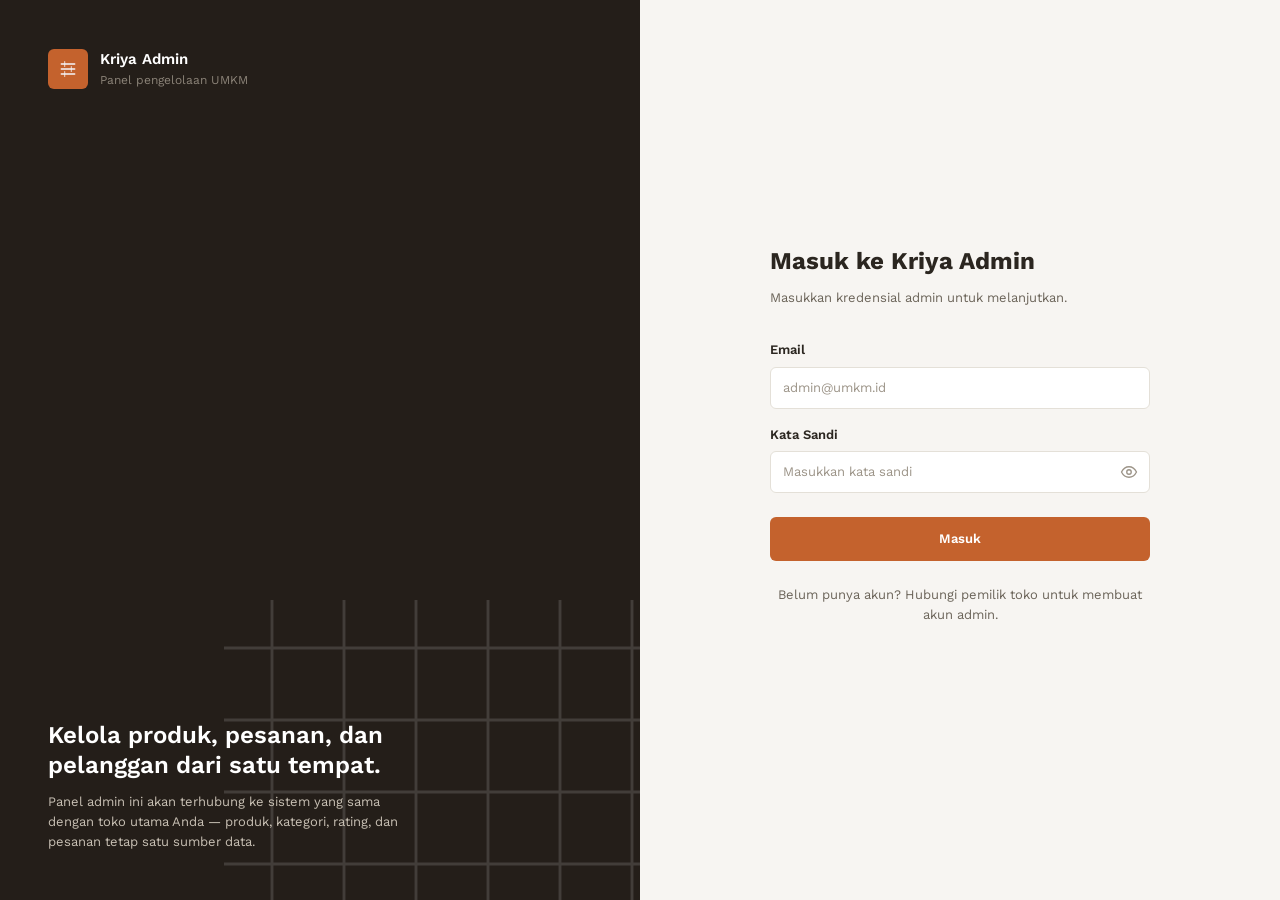
<file: index.html>
<!DOCTYPE html>
<html lang="id">
<head>
  <meta charset="UTF-8" />
  <meta name="viewport" content="width=device-width, initial-scale=1.0" />
  <title>Masuk — Kriya Admin</title>
  <link rel="preconnect" href="https://fonts.googleapis.com" />
  <link href="https://fonts.googleapis.com/css2?family=Work+Sans:wght@400;500;600;700&display=swap" rel="stylesheet" />
  <link rel="stylesheet" href="css/main.css" />
  <link rel="stylesheet" href="css/components.css" />
  <style>
    body.login-body {
      min-height: 100vh;
      display: grid;
      grid-template-columns: 1fr 1fr;
    }

    .login-brand {
      background: var(--color-sidebar-bg);
      color: var(--color-sidebar-text-active);
      display: flex;
      flex-direction: column;
      justify-content: space-between;
      padding: var(--space-7);
      position: relative;
      overflow: hidden;
    }

    .login-brand__top { display: flex; align-items: center; gap: var(--space-3); position: relative; z-index: 1; }

    .login-brand__mark {
      width: 40px; height: 40px;
      border-radius: var(--radius-sm);
      background: var(--color-accent);
      display: flex; align-items: center; justify-content: center;
    }

    .login-brand__name { font-size: var(--fs-md); font-weight: 600; }
    .login-brand__sub { font-size: var(--fs-xs); color: var(--color-sidebar-icon); }

    .login-brand__quote {
      position: relative;
      z-index: 1;
      max-width: 380px;
    }

    .login-brand__quote h2 {
      font-size: var(--fs-xl);
      font-weight: 600;
      line-height: var(--lh-tight);
      margin-bottom: var(--space-3);
    }

    .login-brand__quote p { color: var(--color-sidebar-text); font-size: var(--fs-sm); }

    .login-brand__weave {
      position: absolute;
      inset: auto -10% -20% auto;
      width: 480px;
      height: 480px;
      opacity: 0.14;
      pointer-events: none;
    }

    .login-form-side {
      display: flex;
      align-items: center;
      justify-content: center;
      padding: var(--space-6);
    }

    .login-form-card { width: 100%; max-width: 380px; }

    .login-form-card h1 { font-size: var(--fs-xl); font-weight: 700; margin-bottom: var(--space-2); }
    .login-form-card > p { color: var(--color-text-muted); font-size: var(--fs-sm); margin-bottom: var(--space-6); }

    .login-form-card form { display: flex; flex-direction: column; gap: var(--space-4); }

    .login-note {
      margin-top: var(--space-5);
      font-size: var(--fs-xs);
      color: var(--color-text-faint);
      text-align: center;
    }

    #login-alert { display: none; }

    @media (max-width: 900px) {
      body.login-body { grid-template-columns: 1fr; }
      .login-brand { display: none; }
    }
  </style>
</head>
<body class="login-body">

  <section class="login-brand">
    <div class="login-brand__top">
      <span class="login-brand__mark" aria-hidden="true">
        <svg width="20" height="20" viewBox="0 0 24 24" fill="none" stroke="#F5F6FA" stroke-width="1.8" stroke-linecap="round">
          <path d="M4 6h16M4 12h16M4 18h16"/>
          <path d="M8 3v6M16 9v6M8 15v6" stroke-width="1.4" opacity="0.7"/>
        </svg>
      </span>
      <div>
        <div class="login-brand__name">Kriya Admin</div>
        <div class="login-brand__sub">Panel pengelolaan UMKM</div>
      </div>
    </div>

    <div class="login-brand__quote">
      <h2>Kelola produk, pesanan, dan pelanggan dari satu tempat.</h2>
      <p>Panel admin ini akan terhubung ke sistem yang sama dengan toko utama Anda — produk, kategori, rating, dan pesanan tetap satu sumber data.</p>
    </div>

    <svg class="login-brand__weave" viewBox="0 0 200 200" aria-hidden="true">
      <g stroke="#F5F6FA" stroke-width="1.2" fill="none">
        <path d="M0 20h200M0 50h200M0 80h200M0 110h200M0 140h200M0 170h200"/>
        <path d="M20 0v200M50 0v200M80 0v200M110 0v200M140 0v200M170 0v200"/>
      </g>
    </svg>
  </section>

  <section class="login-form-side">
    <div class="login-form-card">
      <h1>Masuk ke Kriya Admin</h1>
      <p>Masukkan kredensial admin untuk melanjutkan.</p>

      <div id="login-alert" class="alert alert-danger" role="alert">
        <svg viewBox="0 0 24 24" fill="none" stroke="currentColor" stroke-width="2" stroke-linecap="round" stroke-linejoin="round"><circle cx="12" cy="12" r="10"/><path d="M12 8v5M12 16h.01"/></svg>
        <span></span>
      </div>

      <form id="login-form" novalidate>
        <div class="field">
          <label for="email">Email</label>
          <input class="input" type="email" id="email" name="email" placeholder="admin@umkm.id" autocomplete="username" required />
        </div>

        <div class="field">
          <label for="password">Kata Sandi</label>
          <div class="input-with-action">
            <input class="input" type="password" id="password" name="password" placeholder="Masukkan kata sandi" autocomplete="current-password" required />
            <button type="button" class="input-with-action__btn" id="toggle-password" aria-label="Tampilkan kata sandi">
              <svg viewBox="0 0 24 24" fill="none" stroke="currentColor" stroke-width="1.8" stroke-linecap="round" stroke-linejoin="round"><path d="M2 12s3.5-7 10-7 10 7 10 7-3.5 7-10 7-10-7-10-7Z"/><circle cx="12" cy="12" r="3"/></svg>
            </button>
          </div>
        </div>

        <button type="submit" class="btn btn-primary" id="login-submit" style="height:44px; margin-top: var(--space-2);">
          <span class="btn__label">Masuk</span>
          <span class="btn__spinner"></span>
        </button>
      </form>

      <p class="login-note">Belum punya akun? Hubungi pemilik toko untuk membuat akun admin.</p>
    </div>
  </section>

  <script type="module" src="js/auth.js"></script>
</body>
</html>
</file>
<file: css/main.css>
/* ==========================================================================
   KRIYA ADMIN — main.css
   Design tokens (:root) + reset + shared layout shell (sidebar, topbar,
   content area, toast, skeleton). Reusable UI components (buttons, badges,
   cards, forms, tables, modals) live in components.css instead.
   ========================================================================== */

/* ---------------------------------------------------------------------
   Design tokens
   --------------------------------------------------------------------- */
:root {
  --font-base: "Work Sans", system-ui, -apple-system, "Segoe UI", sans-serif;

  /* Surfaces & text */
  --color-bg: #F7F5F2;
  --color-surface: #FFFFFF;
  --color-surface-alt: #F2EFEA;
  --color-border: #E4E0D8;
  --color-text: #2B2620;
  --color-text-muted: #6B6459;
  --color-text-faint: #9C9488;

  /* Brand / accent */
  --color-accent: #C4622D;
  --color-accent-hover: #A94F21;
  --color-accent-soft: #F3D9C7;
  --color-gold: #C9971F;

  /* Status */
  --color-success: #2E8B57;
  --color-warning: #D68910;
  --color-danger: #C0392B;

  /* Sidebar (always dark, independent of page theme) */
  --color-sidebar-bg: #241E19;
  --color-sidebar-hover: #33291F;
  --color-sidebar-text: #C8C0B4;
  --color-sidebar-text-active: #FFFFFF;
  --color-sidebar-icon: #8B8378;

  /* Spacing scale */
  --space-1: 4px;
  --space-2: 8px;
  --space-3: 12px;
  --space-4: 16px;
  --space-5: 24px;
  --space-6: 32px;
  --space-7: 48px;

  /* Font sizes */
  --fs-xs: 12px;
  --fs-sm: 13px;
  --fs-base: 14px;
  --fs-md: 15px;
  --fs-lg: 19px;
  --fs-xl: 24px;
  --fs-2xl: 32px;

  --lh-tight: 1.25;
  --lh-normal: 1.55;

  /* Radius & shadow */
  --radius-sm: 6px;
  --radius-md: 10px;
  --radius-lg: 16px;
  --shadow-sm: 0 1px 2px rgba(30, 24, 18, 0.06);
  --shadow-md: 0 8px 24px rgba(30, 24, 18, 0.12);

  /* Layout */
  --sidebar-width: 240px;
  --sidebar-width-collapsed: 76px;
  --topbar-height: 64px;

  /* Motion */
  --transition: 160ms ease;
  --transition-slow: 260ms ease;
}

/* ---------------------------------------------------------------------
   Reset
   --------------------------------------------------------------------- */
*, *::before, *::after { box-sizing: border-box; }
html, body { height: 100%; }
body {
  margin: 0;
  font-family: var(--font-base);
  font-size: var(--fs-base);
  line-height: var(--lh-normal);
  color: var(--color-text);
  background: var(--color-bg);
  -webkit-font-smoothing: antialiased;
}

h1, h2, h3, p, ul, figure { margin: 0; }
ul { padding: 0; list-style: none; }
a { color: inherit; }
button { font-family: inherit; }
img { max-width: 100%; display: block; }
svg { display: block; }

/* ---------------------------------------------------------------------
   App shell
   --------------------------------------------------------------------- */
.app-shell {
  display: grid;
  grid-template-columns: var(--sidebar-width) 1fr;
  min-height: 100vh;
}

body.sidebar-collapsed .app-shell { grid-template-columns: var(--sidebar-width-collapsed) 1fr; }

.sidebar-overlay { display: none; }
body.sidebar-open .sidebar-overlay {
  display: block;
  position: fixed;
  inset: 0;
  background: rgba(20, 16, 12, 0.45);
  z-index: 40;
}

/* ---------------------------------------------------------------------
   Sidebar
   --------------------------------------------------------------------- */
.sidebar {
  background: var(--color-sidebar-bg);
  color: var(--color-sidebar-text);
  display: flex;
  flex-direction: column;
  padding: var(--space-4) var(--space-3);
  position: sticky;
  top: 0;
  height: 100vh;
  overflow-y: auto;
}

.sidebar__brand {
  display: flex;
  align-items: center;
  gap: var(--space-3);
  padding: var(--space-2);
  margin-bottom: var(--space-5);
}

.sidebar__mark {
  width: 34px;
  height: 34px;
  border-radius: var(--radius-sm);
  background: var(--color-accent);
  display: flex;
  align-items: center;
  justify-content: center;
  flex: 0 0 auto;
}

.sidebar__brand-text { display: flex; flex-direction: column; overflow: hidden; white-space: nowrap; }
.sidebar__brand-name { font-size: var(--fs-md); font-weight: 700; color: var(--color-sidebar-text-active); }
.sidebar__brand-sub { font-size: var(--fs-xs); color: var(--color-sidebar-icon); }

.sidebar__nav { flex: 1; }

.sidebar__group-label {
  display: block;
  font-size: var(--fs-xs);
  font-weight: 600;
  text-transform: uppercase;
  letter-spacing: 0.04em;
  color: var(--color-sidebar-icon);
  padding: 0 var(--space-2);
  margin-bottom: var(--space-2);
  white-space: nowrap;
}

.sidebar__nav ul, .sidebar__footer ul { display: flex; flex-direction: column; gap: 2px; }

.sidebar__link {
  display: flex;
  align-items: center;
  gap: var(--space-3);
  padding: var(--space-2) var(--space-3);
  border-radius: var(--radius-sm);
  color: var(--color-sidebar-text);
  text-decoration: none;
  font-size: var(--fs-sm);
  font-weight: 500;
  white-space: nowrap;
  transition: background var(--transition), color var(--transition);
}

.sidebar__link svg { width: 18px; height: 18px; flex: 0 0 auto; }
.sidebar__link:hover { background: var(--color-sidebar-hover); color: var(--color-sidebar-text-active); }
.sidebar__link.is-active { background: var(--color-accent); color: #FFFFFF; }

.sidebar__footer {
  margin-top: auto;
  padding-top: var(--space-3);
  border-top: 1px solid rgba(255, 255, 255, 0.08);
}

/* Collapsed (desktop/tablet icon rail) */
body.sidebar-collapsed .sidebar__brand-text,
body.sidebar-collapsed .sidebar__group-label,
body.sidebar-collapsed .sidebar__link-label { display: none; }
body.sidebar-collapsed .sidebar__link { justify-content: center; }
body.sidebar-collapsed .sidebar__brand { justify-content: center; }

/* ---------------------------------------------------------------------
   Topbar
   --------------------------------------------------------------------- */
.topbar {
  height: var(--topbar-height);
  display: flex;
  align-items: center;
  gap: var(--space-3);
  padding: 0 var(--space-5);
  background: var(--color-surface);
  border-bottom: 1px solid var(--color-border);
  position: sticky;
  top: 0;
  z-index: 10;
}

.topbar__icon-btn {
  width: 36px;
  height: 36px;
  border: none;
  border-radius: var(--radius-sm);
  background: transparent;
  color: var(--color-text-muted);
  display: flex;
  align-items: center;
  justify-content: center;
  cursor: pointer;
  position: relative;
  flex: 0 0 auto;
  transition: background var(--transition), color var(--transition);
}
.topbar__icon-btn:hover { background: var(--color-surface-alt); color: var(--color-text); }
.topbar__icon-btn svg { width: 20px; height: 20px; }

.topbar__menu-btn { display: none; }
.topbar__collapse-btn { display: none; }

.topbar__title { font-size: var(--fs-lg); font-weight: 600; margin-right: auto; white-space: nowrap; }

.topbar__search {
  display: flex;
  align-items: center;
  gap: var(--space-2);
  height: 38px;
  width: 280px;
  padding: 0 var(--space-3);
  border-radius: var(--radius-md);
  background: var(--color-surface-alt);
  color: var(--color-text-faint);
}
.topbar__search svg { width: 16px; height: 16px; flex: 0 0 auto; }
.topbar__search input {
  border: none;
  background: transparent;
  outline: none;
  font-family: var(--font-base);
  font-size: var(--fs-sm);
  color: var(--color-text);
  width: 100%;
}

.topbar__notif-dot {
  position: absolute;
  top: 6px;
  right: 6px;
  width: 7px;
  height: 7px;
  border-radius: 50%;
  background: var(--color-danger);
  border: 1.5px solid var(--color-surface);
}

.topbar__profile { position: relative; }
.topbar__profile-trigger {
  display: flex;
  align-items: center;
  gap: var(--space-2);
  background: transparent;
  border: none;
  cursor: pointer;
  padding: var(--space-1) var(--space-2);
  border-radius: var(--radius-sm);
  transition: background var(--transition);
}
.topbar__profile-trigger:hover { background: var(--color-surface-alt); }
.topbar__profile-trigger svg { width: 16px; height: 16px; color: var(--color-text-faint); }

.topbar__avatar {
  width: 32px;
  height: 32px;
  border-radius: 50%;
  background: var(--color-accent);
  color: #FFFFFF;
  font-size: var(--fs-xs);
  font-weight: 700;
  display: flex;
  align-items: center;
  justify-content: center;
  flex: 0 0 auto;
}

.topbar__profile-meta { display: flex; flex-direction: column; align-items: flex-start; line-height: 1.2; }
.topbar__profile-name { font-size: var(--fs-sm); font-weight: 600; }
.topbar__profile-role { font-size: var(--fs-xs); color: var(--color-text-muted); }

.topbar__profile-menu {
  position: absolute;
  right: 0;
  top: calc(100% + 8px);
  min-width: 190px;
  background: var(--color-surface);
  border: 1px solid var(--color-border);
  border-radius: var(--radius-md);
  box-shadow: var(--shadow-md);
  padding: var(--space-2);
  display: none;
  flex-direction: column;
  gap: 2px;
  z-index: 20;
}
.topbar__profile.is-open .topbar__profile-menu { display: flex; }
.topbar__profile-menu a, .topbar__profile-menu button {
  display: flex;
  align-items: center;
  gap: var(--space-2);
  padding: var(--space-2) var(--space-3);
  border-radius: var(--radius-sm);
  font-size: var(--fs-sm);
  color: var(--color-text);
  text-decoration: none;
  background: none;
  border: none;
  cursor: pointer;
  width: 100%;
  text-align: left;
  font-family: var(--font-base);
}
.topbar__profile-menu a:hover, .topbar__profile-menu button:hover { background: var(--color-surface-alt); }
.topbar__profile-menu svg { width: 16px; height: 16px; }
.topbar__profile-menu button.is-danger { color: var(--color-danger); }

/* ---------------------------------------------------------------------
   Content
   --------------------------------------------------------------------- */
.content { padding: var(--space-5); }

.page-heading { margin-bottom: var(--space-5); }
.page-heading p { color: var(--color-text-muted); font-size: var(--fs-sm); margin-top: 2px; }

/* ---------------------------------------------------------------------
   Toast
   --------------------------------------------------------------------- */
.toast-stack {
  position: fixed;
  bottom: var(--space-5);
  right: var(--space-5);
  display: flex;
  flex-direction: column;
  gap: var(--space-2);
  z-index: 100;
}

.toast {
  display: flex;
  align-items: center;
  gap: var(--space-2);
  max-width: 320px;
  padding: var(--space-3) var(--space-4);
  background: var(--color-surface);
  border: 1px solid var(--color-border);
  border-left: 3px solid var(--color-accent);
  border-radius: var(--radius-md);
  box-shadow: var(--shadow-md);
  font-size: var(--fs-sm);
}
.toast svg { width: 18px; height: 18px; flex: 0 0 auto; }
.toast-success { border-left-color: var(--color-success); }
.toast-danger { border-left-color: var(--color-danger); }
.toast-info { border-left-color: var(--color-accent); }

/* ---------------------------------------------------------------------
   Skeleton loading state
   --------------------------------------------------------------------- */
.skeleton {
  background: linear-gradient(90deg, var(--color-surface-alt) 25%, #E9E3D8 37%, var(--color-surface-alt) 63%);
  background-size: 400% 100%;
  animation: skeleton-loading 1.4s ease infinite;
  border-radius: 4px;
}
@keyframes skeleton-loading {
  0% { background-position: 100% 50%; }
  100% { background-position: 0 50%; }
}
</file>
<file: css/components.css>
/* ==========================================================================
   KRIYA ADMIN — components.css
   Reusable UI components shared across pages: button, badge, card, form
   fields, alert, table, pagination, modal.
   ========================================================================== */

/* ---------------------------------------------------------------------
   Button
   --------------------------------------------------------------------- */
.btn {
  position: relative;
  display: inline-flex;
  align-items: center;
  justify-content: center;
  gap: var(--space-2);
  height: 40px;
  padding: 0 var(--space-5);
  border: 1px solid transparent;
  border-radius: var(--radius-sm);
  font-family: var(--font-base);
  font-size: var(--fs-sm);
  font-weight: 600;
  cursor: pointer;
  transition: background var(--transition), border-color var(--transition), opacity var(--transition);
}

.btn-primary { background: var(--color-accent); color: #FFFFFF; }
.btn-primary:hover { background: var(--color-accent-hover); }

.btn-secondary { background: var(--color-surface); border-color: var(--color-border); color: var(--color-text); }
.btn-secondary:hover { background: var(--color-surface-alt); }

.btn-danger { background: var(--color-danger); color: #FFFFFF; }
.btn-danger:hover { opacity: 0.9; }

.btn:disabled, .btn.is-loading { opacity: 0.7; cursor: not-allowed; }

.btn__spinner {
  display: none;
  position: absolute;
  width: 16px;
  height: 16px;
  border: 2px solid rgba(255, 255, 255, 0.4);
  border-top-color: #FFFFFF;
  border-radius: 50%;
}
.btn.is-loading .btn__label { opacity: 0; }
.btn.is-loading .btn__spinner { display: block; animation: btn-spin 0.6s linear infinite; }
@keyframes btn-spin { to { transform: rotate(360deg); } }

/* ---------------------------------------------------------------------
   Badge
   --------------------------------------------------------------------- */
.badge {
  display: inline-flex;
  align-items: center;
  gap: 4px;
  padding: 3px var(--space-2);
  border-radius: 999px;
  font-size: var(--fs-xs);
  font-weight: 600;
  white-space: nowrap;
}
.badge-success { background: #DFF3E6; color: var(--color-success); }
.badge-warning { background: #FBEAD0; color: var(--color-warning); }
.badge-danger { background: #F8DCD8; color: var(--color-danger); }
.badge-neutral { background: var(--color-surface-alt); color: var(--color-text-muted); }

/* ---------------------------------------------------------------------
   Card
   --------------------------------------------------------------------- */
.card {
  background: var(--color-surface);
  border: 1px solid var(--color-border);
  border-radius: var(--radius-md);
  overflow: hidden;
}

.card__header {
  display: flex;
  align-items: center;
  justify-content: space-between;
  gap: var(--space-3);
  padding: var(--space-4) var(--space-5);
}
.card__header h2 { font-size: var(--fs-md); font-weight: 600; }
.card__header p { font-size: var(--fs-xs); color: var(--color-text-muted); margin-top: 2px; }

/* ---------------------------------------------------------------------
   Form fields
   --------------------------------------------------------------------- */
.field { display: flex; flex-direction: column; gap: 6px; }
.field label { font-size: var(--fs-sm); font-weight: 600; color: var(--color-text); }

.input {
  width: 100%;
  height: 42px;
  padding: 0 var(--space-3);
  border: 1px solid var(--color-border);
  border-radius: var(--radius-sm);
  background: var(--color-surface);
  color: var(--color-text);
  font-family: var(--font-base);
  font-size: var(--fs-sm);
  outline: none;
  transition: border-color var(--transition), box-shadow var(--transition);
}
.input:focus { border-color: var(--color-accent); box-shadow: 0 0 0 3px var(--color-accent-soft); }
.input::placeholder { color: var(--color-text-faint); }

.input-with-action { position: relative; display: flex; }
.input-with-action .input { padding-right: 44px; }
.input-with-action__btn {
  position: absolute;
  right: 4px;
  top: 50%;
  transform: translateY(-50%);
  width: 34px;
  height: 34px;
  border: none;
  background: transparent;
  color: var(--color-text-faint);
  border-radius: var(--radius-sm);
  cursor: pointer;
  display: flex;
  align-items: center;
  justify-content: center;
}
.input-with-action__btn:hover { background: var(--color-surface-alt); color: var(--color-text); }
.input-with-action__btn svg { width: 18px; height: 18px; }

select.input { appearance: none; }
textarea.input { height: auto; min-height: 96px; padding: var(--space-3); resize: vertical; }

/* ---------------------------------------------------------------------
   Alert
   --------------------------------------------------------------------- */
.alert {
  display: flex;
  align-items: center;
  gap: var(--space-2);
  padding: var(--space-3) var(--space-4);
  border-radius: var(--radius-sm);
  font-size: var(--fs-sm);
}
.alert svg { width: 18px; height: 18px; flex: 0 0 auto; }
.alert-danger { background: #F8DCD8; color: #8A2E22; }
.alert-success { background: #DFF3E6; color: #1E5C3C; }
.alert-warning { background: #FBEAD0; color: #8A5E0C; }

/* ---------------------------------------------------------------------
   Table
   --------------------------------------------------------------------- */
.table-wrap { overflow-x: auto; }

.table { width: 100%; border-collapse: collapse; font-size: var(--fs-sm); }
.table thead th {
  text-align: left;
  padding: var(--space-3) var(--space-5);
  font-size: var(--fs-xs);
  font-weight: 600;
  text-transform: uppercase;
  letter-spacing: 0.03em;
  color: var(--color-text-muted);
  border-bottom: 1px solid var(--color-border);
  white-space: nowrap;
}
.table tbody td {
  padding: var(--space-3) var(--space-5);
  border-bottom: 1px solid var(--color-border);
  color: var(--color-text);
}
.table tbody tr:last-child td { border-bottom: none; }
.table tbody tr:hover { background: var(--color-surface-alt); }
.table__cell-title { font-weight: 600; }

.pagination {
  display: flex;
  align-items: center;
  justify-content: flex-end;
  gap: var(--space-2);
  padding: var(--space-4) var(--space-5);
  font-size: var(--fs-sm);
  color: var(--color-text-muted);
}
.pagination button {
  width: 32px;
  height: 32px;
  border: 1px solid var(--color-border);
  background: var(--color-surface);
  border-radius: var(--radius-sm);
  cursor: pointer;
  color: var(--color-text);
}
.pagination button:hover { background: var(--color-surface-alt); }
.pagination button.is-active { background: var(--color-accent); border-color: var(--color-accent); color: #FFFFFF; }
.pagination button:disabled { opacity: 0.5; cursor: not-allowed; }

/* ---------------------------------------------------------------------
   Modal
   --------------------------------------------------------------------- */
.modal-overlay {
  position: fixed;
  inset: 0;
  background: rgba(20, 16, 12, 0.45);
  display: none;
  align-items: center;
  justify-content: center;
  padding: var(--space-4);
  z-index: 200;
}
.modal-overlay.is-open { display: flex; }

.modal {
  width: 100%;
  max-width: 480px;
  background: var(--color-surface);
  border-radius: var(--radius-md);
  box-shadow: var(--shadow-md);
  padding: var(--space-5);
}
.modal__header { display: flex; align-items: center; justify-content: space-between; margin-bottom: var(--space-4); }
.modal__title { font-size: var(--fs-lg); font-weight: 600; }
.modal__close { background: none; border: none; color: var(--color-text-muted); cursor: pointer; width: 28px; height: 28px; }
.modal__close svg { width: 20px; height: 20px; }
.modal__body { color: var(--color-text-muted); font-size: var(--fs-sm); }
.modal__footer { display: flex; justify-content: flex-end; gap: var(--space-3); margin-top: var(--space-5); }
</file>
<file: css/dashboard.css>
/* ==========================================================================
   KRIYA ADMIN — dashboard.css
   Styles specific to the dashboard overview page.
   ========================================================================== */

.stat-grid {
  display: grid;
  grid-template-columns: repeat(4, 1fr);
  gap: var(--space-4);
  margin-bottom: var(--space-5);
}

.stat-card {
  background: var(--color-surface);
  border: 1px solid var(--color-border);
  border-left: 3px solid var(--color-accent);
  border-radius: var(--radius-md);
  padding: var(--space-4) var(--space-5);
  display: flex;
  flex-direction: column;
  gap: var(--space-2);
}

.stat-card[data-tone="gold"] { border-left-color: var(--color-gold); }
.stat-card[data-tone="success"] { border-left-color: var(--color-success); }
.stat-card[data-tone="neutral"] { border-left-color: var(--color-text-faint); }

.stat-card__label {
  font-size: var(--fs-xs);
  color: var(--color-text-muted);
  font-weight: 600;
}

.stat-card__value {
  font-size: var(--fs-2xl);
  font-weight: 700;
  font-variant-numeric: tabular-nums;
  letter-spacing: -0.01em;
}

.stat-card__delta {
  font-size: var(--fs-xs);
  color: var(--color-text-muted);
}

.stat-card__delta.is-up { color: var(--color-success); }
.stat-card__delta.is-down { color: var(--color-danger); }

.dashboard-grid {
  display: grid;
  grid-template-columns: 1.6fr 1fr;
  gap: var(--space-4);
  margin-bottom: var(--space-4);
  align-items: start;
}

.chart-legend {
  display: flex;
  gap: var(--space-4);
  padding: 0 var(--space-5) var(--space-4);
  flex-wrap: wrap;
}

.chart-legend__item {
  display: flex;
  align-items: center;
  gap: var(--space-2);
  font-size: var(--fs-xs);
  color: var(--color-text-muted);
}

.chart-legend__swatch { width: 10px; height: 10px; border-radius: 2px; }

.chart-frame { padding: 0 var(--space-4) var(--space-4); }
.chart-frame svg { width: 100%; height: auto; overflow: visible; }

.chart-frame .chart-grid-line { stroke: var(--color-border); stroke-width: 1; }
.chart-frame .chart-axis-label {
  font-size: 10px;
  fill: var(--color-text-faint);
  font-family: var(--font-base);
}
.chart-frame .chart-line { fill: none; stroke: var(--color-accent); stroke-width: 2.5; }
.chart-frame .chart-area { fill: var(--color-accent-soft); opacity: 0.7; }
.chart-frame .chart-point { fill: var(--color-accent); }

.bestseller-list { padding: var(--space-2) var(--space-4) var(--space-4); display: flex; flex-direction: column; }

.bestseller-row {
  display: flex;
  align-items: center;
  gap: var(--space-3);
  padding: var(--space-3);
  border-radius: var(--radius-sm);
}
.bestseller-row:hover { background: var(--color-surface-alt); }

.bestseller-row__rank {
  width: 22px; height: 22px;
  border-radius: 50%;
  background: var(--color-surface-alt);
  color: var(--color-text-muted);
  font-size: var(--fs-xs);
  font-weight: 700;
  display: flex; align-items: center; justify-content: center;
  flex: 0 0 auto;
}

.bestseller-row__thumb {
  width: 38px; height: 38px;
  border-radius: var(--radius-sm);
  background: var(--color-surface-alt);
  object-fit: cover;
  flex: 0 0 auto;
}

.bestseller-row__body { flex: 1; min-width: 0; }
.bestseller-row__name { font-weight: 600; font-size: var(--fs-sm); overflow: hidden; text-overflow: ellipsis; white-space: nowrap; }
.bestseller-row__meta { font-size: var(--fs-xs); color: var(--color-text-muted); }

.bestseller-row__value { font-size: var(--fs-sm); font-weight: 600; white-space: nowrap; }

.dashboard-table-card { margin-top: var(--space-4); }
</file>
<file: css/responsive.css>
/* ==========================================================================
   KRIYA ADMIN — responsive.css
   Breakpoints: desktop (default) → tablet ≤1024px → mobile ≤768px
   ========================================================================== */

/* ---------------------------------------------------------------------
   Tablet: sidebar can collapse to an icon rail via the topbar toggle.
   The collapse button becomes visible; drawer/hamburger stays hidden.
   --------------------------------------------------------------------- */
@media (max-width: 1024px) {
  .topbar__collapse-btn { display: flex; }
  .topbar__search { width: 200px; }

  .dashboard-grid { grid-template-columns: 1fr; }

  .stat-grid { grid-template-columns: repeat(2, 1fr); }
}

/* ---------------------------------------------------------------------
   Mobile: sidebar becomes an off-canvas drawer, topbar shows hamburger
   instead of the collapse toggle, content collapses to one column.
   --------------------------------------------------------------------- */
@media (max-width: 768px) {
  .app-shell { grid-template-columns: 1fr; }

  .sidebar {
    position: fixed;
    left: 0; top: 0;
    width: var(--sidebar-width);
    transform: translateX(-100%);
    z-index: 50;
    transition: transform var(--transition-slow);
  }

  body.sidebar-open .sidebar { transform: translateX(0); }
  body.sidebar-collapsed .app-shell { grid-template-columns: 1fr; }
  body.sidebar-collapsed .sidebar { width: var(--sidebar-width); }
  body.sidebar-collapsed .sidebar__brand-text,
  body.sidebar-collapsed .sidebar__group-label,
  body.sidebar-collapsed .sidebar__link-label { display: flex; }
  body.sidebar-collapsed .sidebar__link { justify-content: flex-start; }

  .topbar__collapse-btn { display: none; }
  .topbar__menu-btn { display: flex; }
  .topbar__search { display: none; }

  .topbar { padding: 0 var(--space-4); gap: var(--space-2); }
  .content { padding: var(--space-4); }

  .stat-grid { grid-template-columns: 1fr 1fr; gap: var(--space-3); }
  .stat-card__value { font-size: var(--fs-xl); }

  .card__header { flex-direction: column; align-items: flex-start; gap: var(--space-2); }

  .pagination { justify-content: center; text-align: center; }
}

@media (max-width: 480px) {
  .stat-grid { grid-template-columns: 1fr; }
  .topbar__profile-meta { display: none; }
}
</file>
